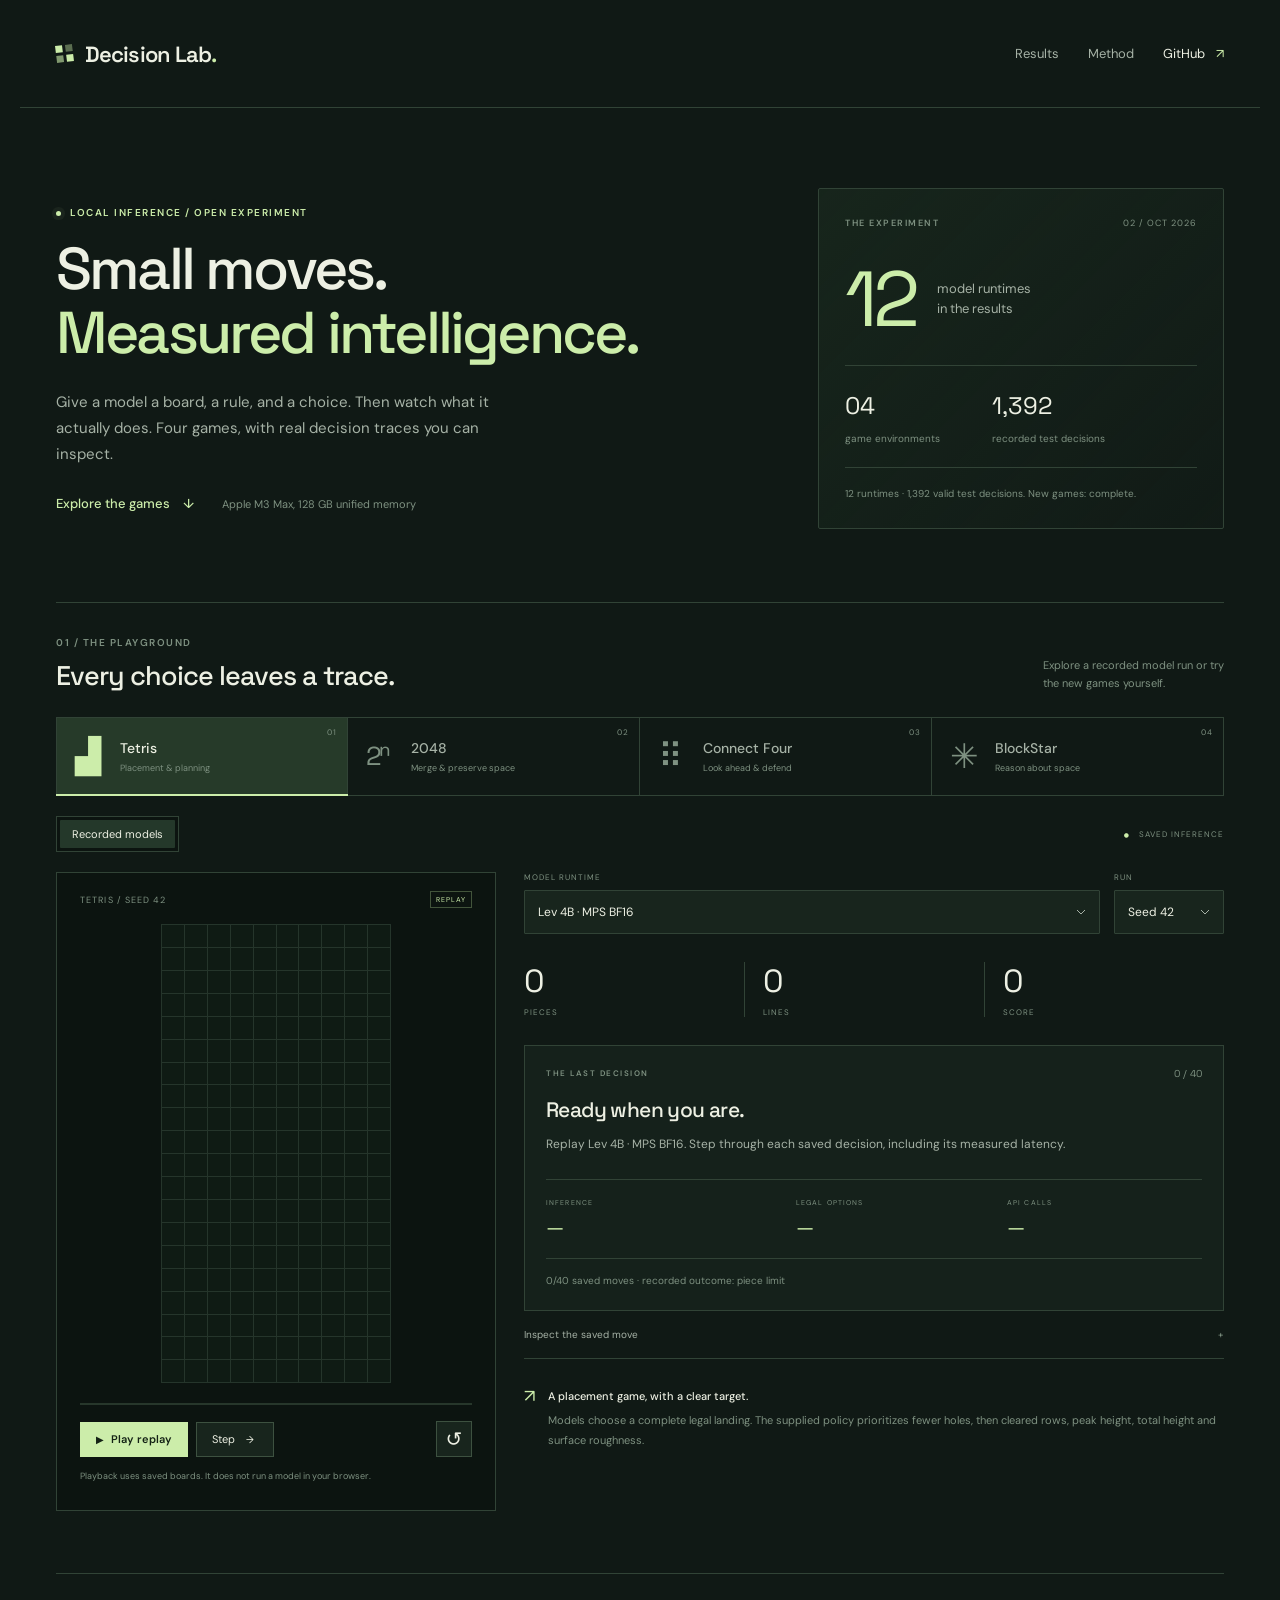
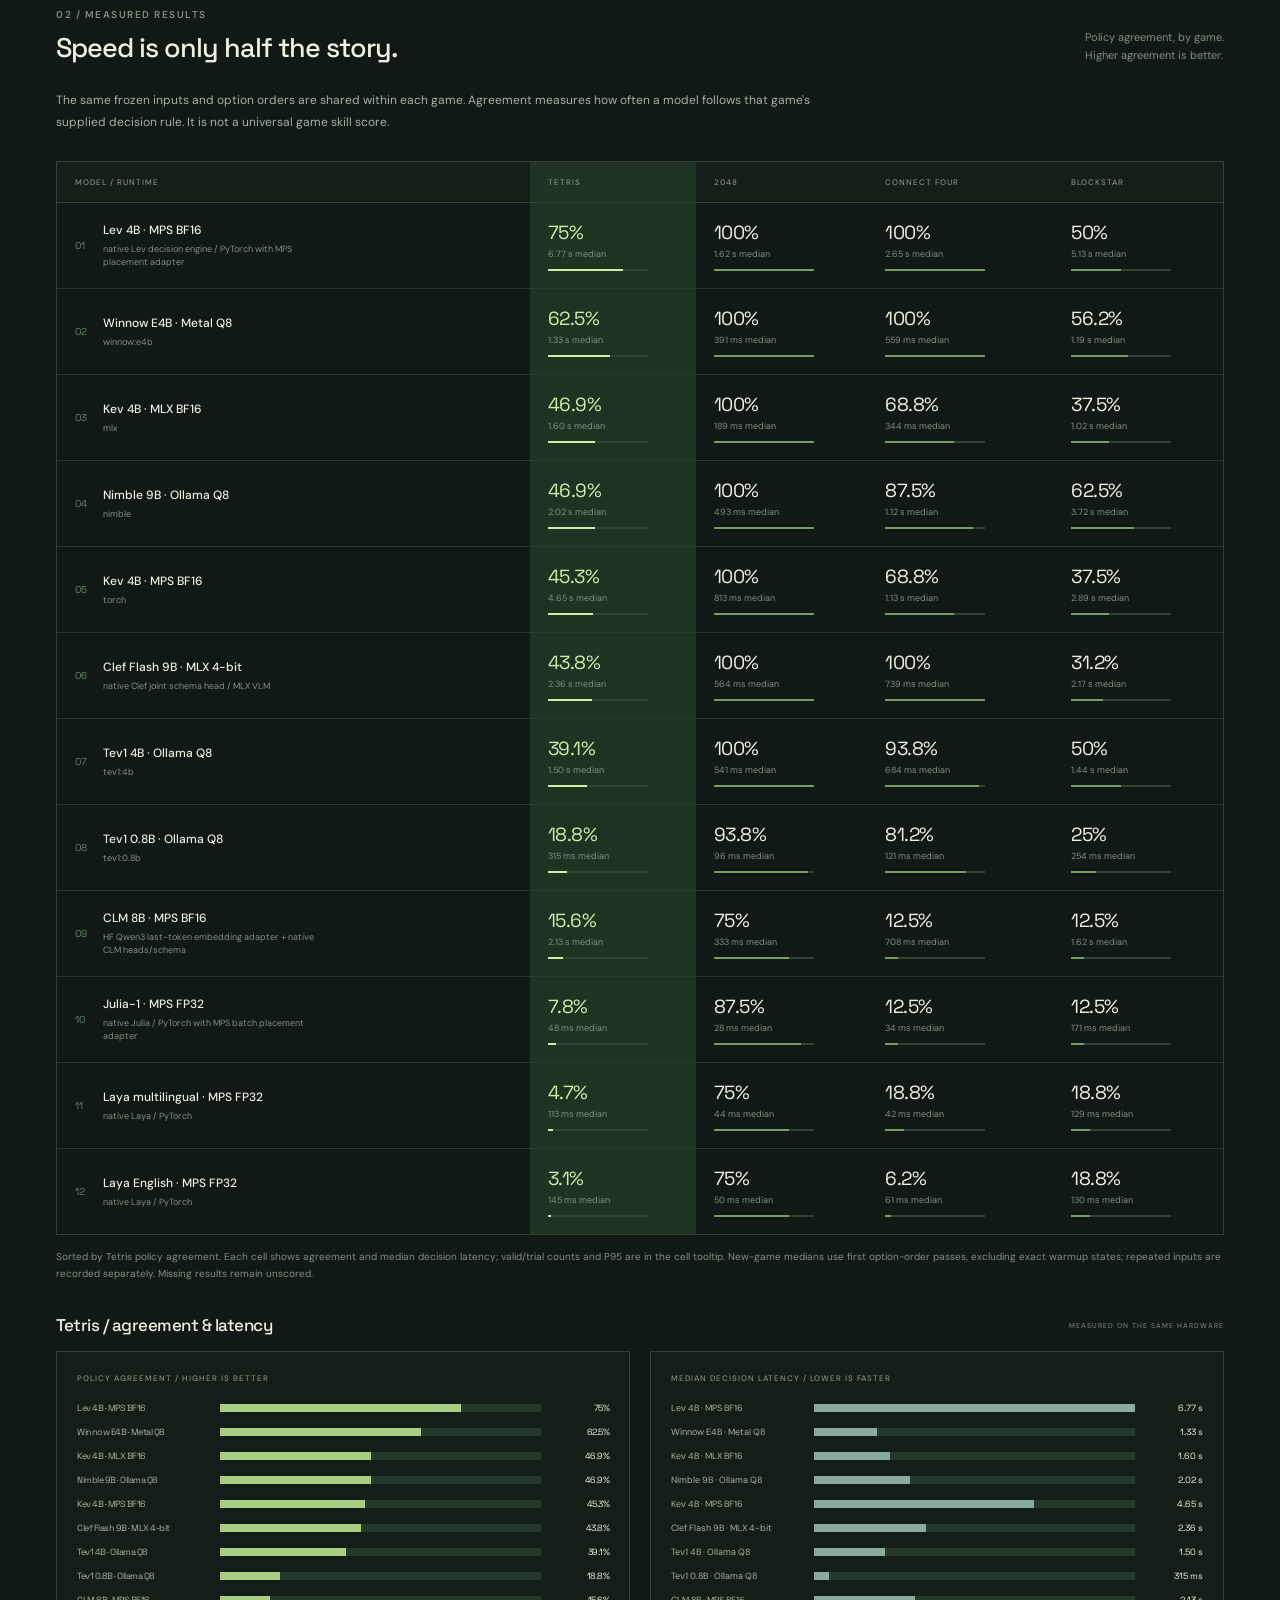
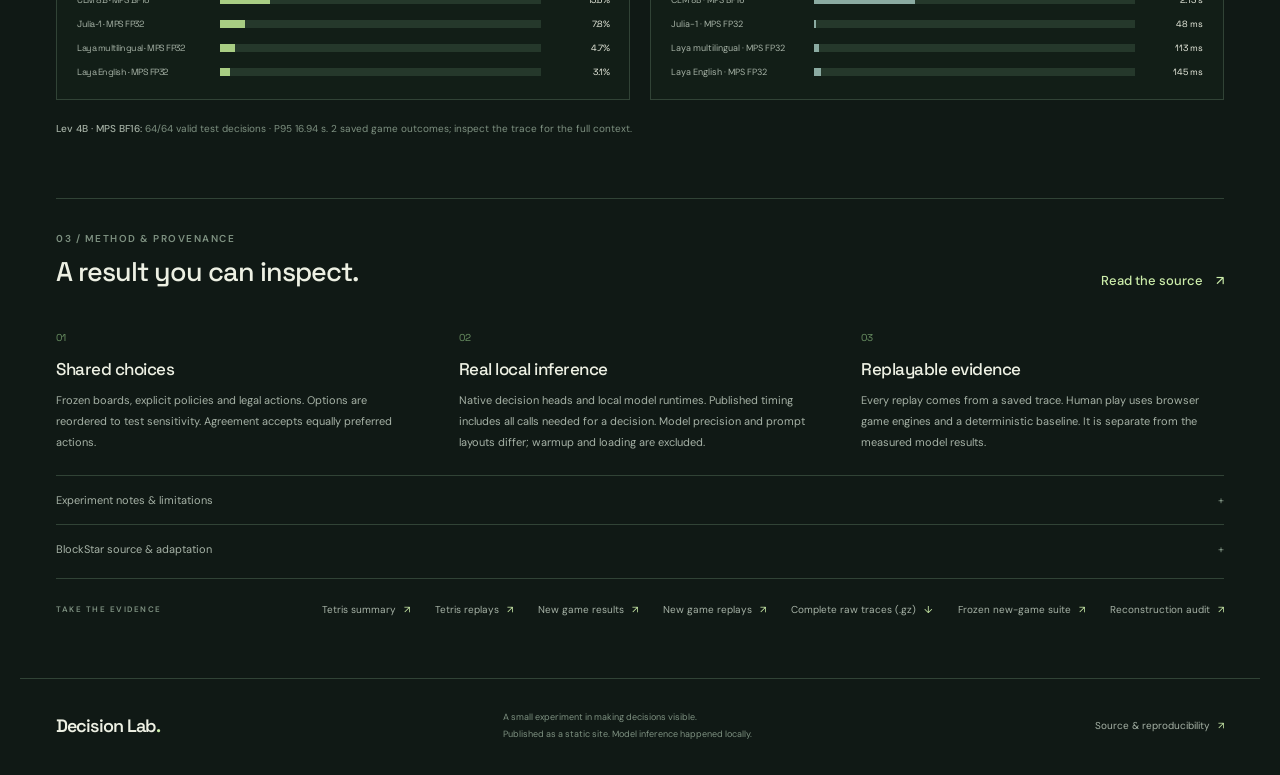
<file: docs/index.html>
<!doctype html>
<html lang="en">
<head>
  <meta charset="utf-8">
  <meta name="viewport" content="width=device-width, initial-scale=1">
  <meta name="description" content="Decision Lab: real local model benchmarks across Tetris, 2048, Connect Four and BlockStar. Explore recorded decisions, compare measured inference, and play two browser games.">
  <meta name="theme-color" content="#111a16">
  <title>Decision Lab — small moves, measured intelligence</title>
  <link rel="stylesheet" href="assets/style.css">
  <script type="module" src="assets/app.mjs"></script>
</head>
<body>
  <a class="skip-link" href="#lab">Skip to the experiment</a>
  <header class="site-header shell">
    <a href="./" class="brand" aria-label="Decision Lab home"><span class="brand-mark" aria-hidden="true"><i></i><i></i><i></i><i></i></span>Decision Lab<span class="brand-dot">.</span></a>
    <nav aria-label="Main navigation"><a href="#results">Results</a><a href="#method">Method</a><a class="github-link" href="https://github.com/rayking99/decmods">GitHub <span aria-hidden="true">↗</span></a></nav>
  </header>
  <main class="shell">
    <section class="hero" aria-labelledby="hero-title">
      <div class="hero-copy"><p class="eyebrow"><span class="live-dot" aria-hidden="true"></span> LOCAL INFERENCE / OPEN EXPERIMENT</p><h1 id="hero-title">Small moves.<br><em>Measured intelligence.</em></h1><p class="hero-deck">Give a model a board, a rule, and a choice. Then watch what it actually does. Four games, with real decision traces you can inspect.</p><div class="hero-links"><a class="text-link" href="#lab">Explore the games <span aria-hidden="true">↓</span></a><span class="hero-hardware" id="hardware">Apple M3 Max · 128 GB</span></div></div>
      <div class="hero-aside" aria-label="Experiment overview"><div class="overview-top"><span class="eyebrow">THE EXPERIMENT</span><span class="edition">02 / OCT 2026</span></div><div class="overview-number"><span id="model-count">—</span><span>model runtimes<br>in the results</span></div><div class="overview-rule"></div><div class="overview-bottom"><div><b>04</b><span>game environments</span></div><div><b id="decision-count">—</b><span>recorded test decisions</span></div></div><p id="data-status" class="data-status" role="status">Loading the published evidence…</p></div>
    </section>

    <section id="lab" class="lab-section" aria-labelledby="lab-title">
      <div class="section-heading"><div><p class="eyebrow">01 / THE PLAYGROUND</p><h2 id="lab-title">Every choice leaves a trace.</h2></div><p>Explore a recorded model run or try<br class="desktop-break"> the new games yourself.</p></div>
      <div class="game-tabs" role="tablist" aria-label="Game environment">
        <button class="game-tab active" id="tab-tetris" role="tab" aria-selected="true" aria-controls="game-panel" data-game="tetris"><span class="tab-icon tetromino" aria-hidden="true">▟</span><span>Tetris<small>Placement & planning</small></span><span class="tab-index">01</span></button>
        <button class="game-tab" id="tab-2048" role="tab" aria-selected="false" aria-controls="game-panel" tabindex="-1" data-game="2048"><span class="tab-icon tile-icon" aria-hidden="true">2ⁿ</span><span>2048<small>Merge & preserve space</small></span><span class="tab-index">02</span></button>
        <button class="game-tab" id="tab-connect4" role="tab" aria-selected="false" aria-controls="game-panel" tabindex="-1" data-game="connect4"><span class="tab-icon" aria-hidden="true">⠿</span><span>Connect Four<small>Look ahead & defend</small></span><span class="tab-index">03</span></button>
        <button class="game-tab" id="tab-blockstar" role="tab" aria-selected="false" aria-controls="game-panel" tabindex="-1" data-game="blockstar"><span class="tab-icon" aria-hidden="true">✳</span><span>BlockStar<small>Reason about space</small></span><span class="tab-index">04</span></button>
      </div>
      <div id="game-panel" role="tabpanel" aria-labelledby="tab-tetris">
        <div class="workspace-toolbar"><div class="mode-switch" aria-label="Playback mode"><button id="mode-replay" class="selected" aria-pressed="true">Recorded models</button><button id="mode-human" aria-pressed="false" hidden>Play yourself</button></div><span class="workspace-tag" id="workspace-tag"><span aria-hidden="true">●</span> SAVED INFERENCE</span></div>
        <div class="playground-grid">
          <div class="board-card">
            <div class="board-card-header"><span id="board-title">TETRIS / SEED 42</span><span class="board-chip" id="board-mode">REPLAY</span></div>
            <div class="board-stage" id="board-stage"><div class="game-board tetris-board" id="board" tabindex="0" role="img" aria-label="Tetris board. Waiting for saved data."></div></div>
            <div class="c4-columns" id="c4-columns" aria-label="Choose a column" hidden></div>
            <div class="direction-pad" id="direction-pad" hidden aria-label="Move tiles"><button data-direction="up" aria-label="Move up">↑</button><div><button data-direction="left" aria-label="Move left">←</button><button data-direction="down" aria-label="Move down">↓</button><button data-direction="right" aria-label="Move right">→</button></div></div>
            <div class="board-progress" id="board-progress"><span id="progress-fill"></span></div>
            <div class="replay-controls" id="replay-controls"><button class="button primary" id="play-button"><span aria-hidden="true">▶</span> Play replay</button><button class="button" id="step-button">Step <span aria-hidden="true">→</span></button><button class="icon-button" id="restart-button" aria-label="Restart replay">↺</button></div>
            <div class="human-controls" id="human-controls" hidden><button class="button primary" id="new-game">Restart game <span aria-hidden="true">↺</span></button><label>Seed <input id="human-seed" type="number" inputmode="numeric" min="0" max="4294967295" value="42"></label></div>
            <p class="board-instructions" id="board-instructions">Playback uses saved boards. It does not run a model in your browser.</p>
          </div>
          <div class="decision-pane">
            <div class="replay-selectors" id="replay-selectors"><label><span id="model-selector-label">MODEL RUNTIME</span><select id="model-select" aria-label="Replay model"><option>Loading recorded models…</option></select></label><label>RUN<select id="run-select" aria-label="Replay run"><option>—</option></select></label></div>
            <div class="human-description" id="human-description" hidden><p class="eyebrow">YOUR TURN</p><h3 id="human-heading">Play 2048</h3><p id="human-explanation"></p></div>
            <div class="game-stats" id="game-stats"><div><span id="stat-one-value">0</span><small id="stat-one-label">PIECES</small></div><div><span id="stat-two-value">0</span><small id="stat-two-label">LINES</small></div><div><span id="stat-three-value">0</span><small id="stat-three-label">SCORE</small></div></div>
            <div class="decision-card"><div class="decision-card-top"><p class="eyebrow" id="decision-eyebrow">THE LAST DECISION</p><span class="move-counter" id="move-counter">0 / 0</span></div><h3 id="decision-title">The board is ready.</h3><p id="decision-detail">Select a recorded model to see its actual decisions.</p><div class="inference-metrics" id="inference-metrics"><div><small>INFERENCE</small><b id="inference-time">—</b></div><div><small>LEGAL OPTIONS</small><b id="candidate-count">—</b></div><div><small>API CALLS</small><b id="call-count">—</b></div></div><p class="game-status" id="game-status" role="status"></p></div>
            <details class="move-details" id="move-details"><summary>Inspect the saved move <span aria-hidden="true">+</span></summary><pre id="move-json">No move selected.</pre></details>
            <div class="game-context"><span class="context-icon" aria-hidden="true">↗</span><div><b id="context-title">A placement game, with a clear target.</b><p id="context-copy">Models choose a complete legal landing. The supplied policy prioritizes fewer holes, then cleared rows, peak height, total height and surface roughness.</p></div></div>
          </div>
        </div>
      </div>
    </section>

    <section id="results" class="results-section" aria-labelledby="results-title"><div class="section-heading"><div><p class="eyebrow">02 / MEASURED RESULTS</p><h2 id="results-title">Speed is only half the story.</h2></div><span class="section-note">Policy agreement, by game.<br>Higher agreement is better.</span></div><p class="section-intro">The same frozen inputs and option orders are shared within each game. Agreement measures how often a model follows that game's supplied decision rule. It is not a universal game skill score.</p><div class="table-scroll"><table class="leaderboard"><caption class="sr-only">Measured model policy agreement and median latency across four games</caption><thead><tr><th scope="col">MODEL / RUNTIME</th><th scope="col" data-column="tetris">TETRIS</th><th scope="col" data-column="2048">2048</th><th scope="col" data-column="connect4">CONNECT FOUR</th><th scope="col" data-column="blockstar">BLOCKSTAR</th></tr></thead><tbody id="leaderboard-body"><tr><td colspan="5" class="table-empty">Loading measured results…</td></tr></tbody></table></div><p class="table-note" id="table-note">Each cell shows agreement and median decision latency. Missing results remain unscored.</p><div class="chart-heading"><h3 id="chart-title">Tetris / agreement & latency</h3><span>MEASURED ON THE SAME HARDWARE</span></div><div class="benchmark-chart" id="benchmark-chart" aria-label="Model agreement and latency comparison"></div><div class="outcome-note" id="outcome-note"></div><div id="blockstar-original" class="original-comparison" hidden><div class="chart-heading"><h3>BlockStar / the full original puzzle</h3><span>20 × 18 BOARD / 16 PIECES</span></div><p class="section-intro">The original-board decisions are reported separately because 183 legal slides require many inference calls. The compact replay fixture and its one-step agreement do not establish full-puzzle solving performance.</p><div class="table-scroll"><table class="leaderboard original-table"><caption class="sr-only">Model inference on the full original BlockStar frozen board</caption><thead><tr><th scope="col">MODEL / RUNTIME</th><th scope="col">ORIGINAL BOARD AGREEMENT</th><th scope="col">DECISION MEDIAN</th><th scope="col">VALID TRIALS</th></tr></thead><tbody id="blockstar-original-body"></tbody></table></div><div id="original-solver-note" class="solver-note"></div></div></section>

    <section id="blockstar-updated" class="updated-comparison" aria-labelledby="updated-title" hidden>
      <div class="section-heading"><div><p class="eyebrow">BLOCKSTAR / UPDATED OFFICIAL SCENARIOS</p><h2 id="updated-title">A bigger board. A different source pin.</h2></div><span id="updated-status" class="section-note">Evidence pending</span></div>
      <p class="section-intro">These supplemental probes use the updated official source, separately from the earlier eight-case benchmark. Each scenario has one fixed initial board, presented in two option orders. Agreement measures the declared one-step rule; it does not establish a full-puzzle solve rate.</p>
      <div class="scenario-cards"><article><p class="eyebrow">UPDATED DEFAULT</p><h3>20 × 18 / 16 pieces</h3><p>The official default layout, with 183 legal opening slides.</p></article><article><p class="eyebrow">LARGE YARD</p><h3>28 × 30 / 24 pieces</h3><p>393 legal opening slides and 48 permanent terrain cells, shown as dark hatched squares.</p></article></div>
      <div class="table-scroll"><table class="leaderboard updated-table"><caption class="sr-only">Supplemental measured model decisions on updated official BlockStar scenarios</caption><thead><tr><th scope="col">MODEL / RUNTIME</th><th scope="col">UPDATED DEFAULT</th><th scope="col">LARGE YARD</th></tr></thead><tbody id="updated-model-body"><tr><td class="table-empty" colspan="3">Updated scenario inference has not been published yet.</td></tr></tbody></table></div>
      <p class="table-note">Each cell shows agreement, first-order full-decision timing, and separately timed repeated-order input. There is only one timing sample per scenario and option order. The complete legal action set reaches native models through tournaments.</p>
      <details class="method-details"><summary>Updated source, method & reference certificates <span aria-hidden="true">+</span></summary><div><p id="updated-method">Supplemental evidence is awaiting publication.</p><p id="updated-source-copy"></p><p id="updated-reference-copy"></p><p><a href="data/blockstar-update-summary.json">Updated scenario measurements</a> · <a href="data/blockstar-update-source.json">Updated source record</a> · <a href="data/blockstar-update-suite.json">Frozen suite</a> · <a href="data/blockstar-update-verification.json">Replay audit</a> · <a href="data/blockstar-update-results.json.gz">Complete raw traces (gzip)</a></p><pre id="updated-source-detail">No updated source record published yet.</pre></div></details>
    </section>

    <section id="method" class="method-section" aria-labelledby="method-title"><div class="section-heading"><div><p class="eyebrow">03 / METHOD & PROVENANCE</p><h2 id="method-title">A result you can inspect.</h2></div><a href="https://github.com/rayking99/decmods" class="text-link">Read the source <span aria-hidden="true">↗</span></a></div><div class="method-grid"><article><span class="method-number">01</span><h3>Shared choices</h3><p id="method-inputs">Frozen boards, explicit policies and legal actions. Options are reordered to test sensitivity. Agreement accepts equally preferred actions.</p></article><article><span class="method-number">02</span><h3>Real local inference</h3><p>Native decision heads and local model runtimes. Published timing includes all calls needed for a decision. Model precision and prompt layouts differ; warmup and loading are excluded.</p></article><article><span class="method-number">03</span><h3>Replayable evidence</h3><p>Every replay comes from a saved trace. Human play uses browser game engines and a deterministic baseline. It is separate from the measured model results.</p></article></div><details class="method-details"><summary>Experiment notes & limitations <span aria-hidden="true">+</span></summary><div><p id="method-text">Loading the captured experiment method…</p><p>Latency and policy agreement address different questions. A one-step rule can disagree with stronger long-term play. Small seeded game runs are illustrations, not a statistically reliable tournament. Browser playback cadence is unrelated to measured inference latency.</p><p>Clef Flash 9B · MLX 4-bit uses its native joint decision head. Its encoder sorts choice IDs internally. Request order can still change tournament groups and break exact maximum-probability ties: the native answer builder chooses the first tied action in the request. These game benchmarks use text descriptions; image and video performance is outside this experiment.</p><p id="cache-note">Cache behavior and runtime adapters are recorded with the data. Consult the raw artifacts before comparing models or repeating the experiment.</p></div></details><details class="method-details" id="blockstar-provenance"><summary>BlockStar source & adaptation <span aria-hidden="true">+</span></summary><div><p id="blockstar-source-copy">BlockStar is an open puzzle project by rayking99. This experiment adapts its game rules for explicit legal-action model decisions; the adaptation is documented in the captured source record.</p><p><a href="https://github.com/rayking99/BlockStar">Original BlockStar repository ↗</a> · <a href="data/blockstar-source.json">Source snapshot & adaptation notes</a></p><pre id="blockstar-source-detail">Source provenance is loading.</pre></div></details><div class="downloads"><span class="eyebrow">TAKE THE EVIDENCE</span><a href="data/tetris-summary.json">Tetris summary <span aria-hidden="true">↗</span></a><a href="data/tetris-replays.json">Tetris replays <span aria-hidden="true">↗</span></a><a href="data/arcade-summary.json">New game results <span aria-hidden="true">↗</span></a><a href="data/arcade-replays.json">New game replays <span aria-hidden="true">↗</span></a><a href="data/arcade-results.json.gz" download>Complete raw traces (.gz) <span aria-hidden="true">↓</span></a><a href="data/suite.json">Frozen new-game suite <span aria-hidden="true">↗</span></a><a href="data/verification.json">Reconstruction audit <span aria-hidden="true">↗</span></a></div></section>
  </main>
  <footer class="site-footer shell"><a href="./" class="brand">Decision Lab<span class="brand-dot">.</span></a><p>A small experiment in making decisions visible.<br>Published as a static site. Model inference happened locally.</p><a href="https://github.com/rayking99/decmods">Source & reproducibility <span aria-hidden="true">↗</span></a></footer>
</body>
</html>
</file>
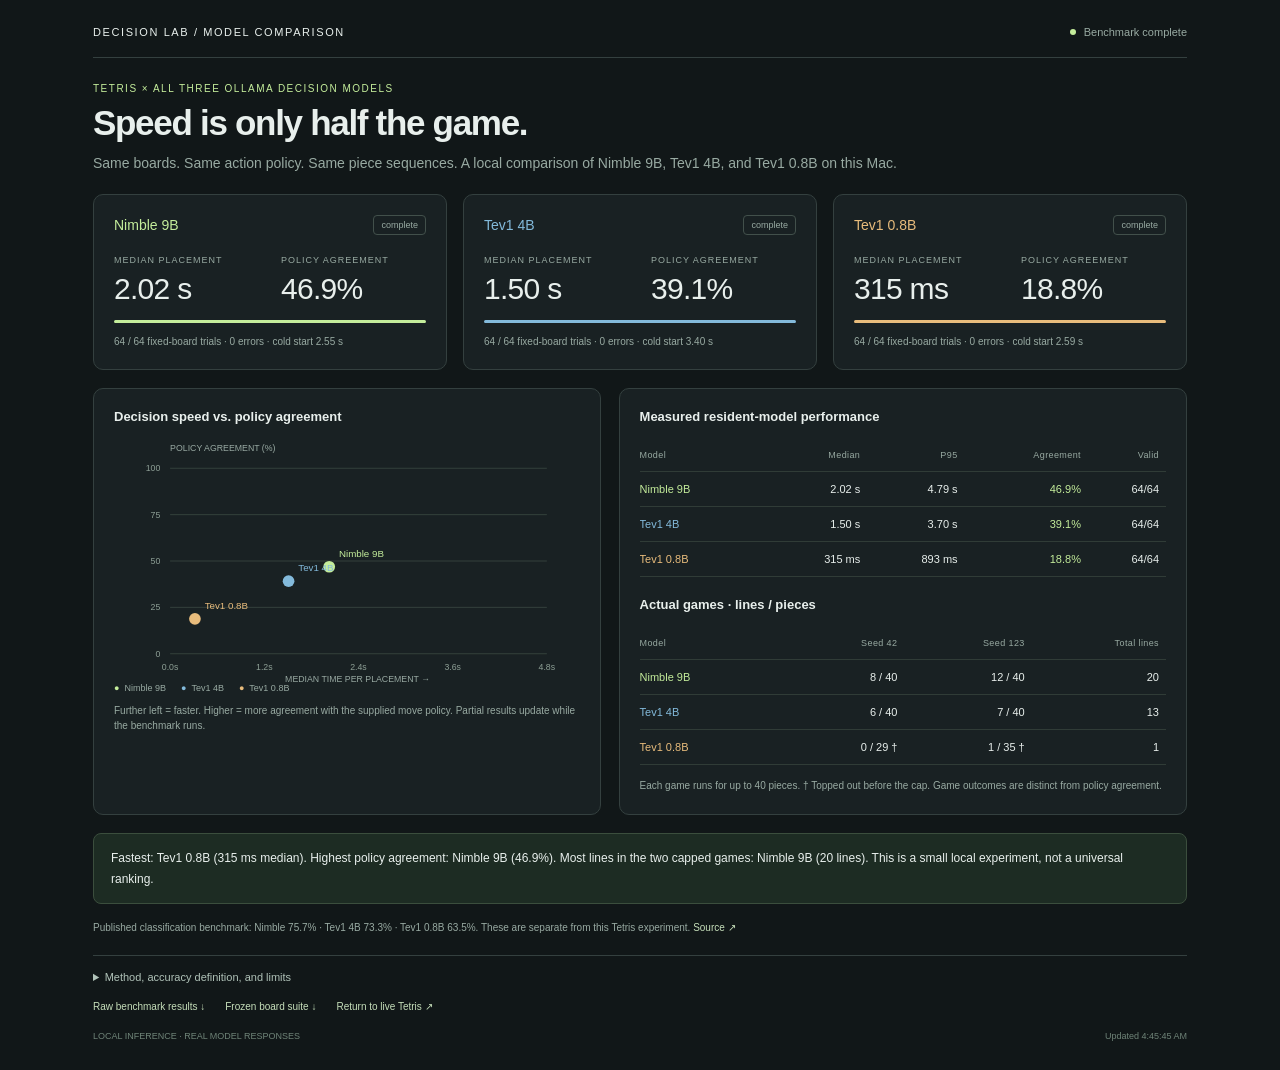
<file: tetris/benchmarks/index.html>
<!doctype html><html lang="en"><head><meta charset="utf-8"><meta name="viewport" content="width=device-width,initial-scale=1"><title>Tetris model comparison</title>
<style>
:root{color-scheme:dark;--bg:#111718;--panel:#192123;--line:#34403f;--text:#e8efec;--muted:#98aaa2;--green:#c4ed9b}*{box-sizing:border-box}body{margin:0;background:var(--bg);color:var(--text);font:14px -apple-system,BlinkMacSystemFont,"Segoe UI",sans-serif}main{max-width:1170px;padding:26px 38px;margin:auto}header{display:flex;justify-content:space-between;align-items:center;border-bottom:1px solid var(--line);padding-bottom:19px;font-size:11px;letter-spacing:1.6px}.status{letter-spacing:0;color:var(--muted);display:flex;gap:8px;align-items:center}.dot{width:6px;height:6px;background:var(--green);border-radius:50%}.running .dot{animation:pulse 1.2s infinite}@keyframes pulse{50%{opacity:.25}}.eyebrow{font-size:10px;letter-spacing:1.5px;color:var(--green);margin-top:25px}h1{font-size:35px;letter-spacing:-1.3px;font-weight:550;margin:9px 0}.subtitle{color:var(--muted);line-height:1.6;max-width:830px;margin:0 0 20px}.cards{display:grid;grid-template-columns:repeat(3,1fr);gap:16px}.card{background:var(--panel);border:1px solid var(--line);border-radius:10px;padding:20px}.card-header{display:flex;justify-content:space-between;align-items:center;font-size:14px}.tag{font-size:9px;padding:4px 7px;border:1px solid #42504b;border-radius:4px;color:var(--muted)}.metrics{display:flex;gap:22px;margin:20px 0 14px}.metrics>div{flex:1}label{display:block;font-size:9px;letter-spacing:1px;color:var(--muted)}strong.metric{display:block;font-size:30px;font-weight:450;letter-spacing:-.7px;margin-top:7px}.progress{height:3px;background:#34413b;border-radius:6px;overflow:hidden}.progress>div{height:100%;background:var(--green)}.card small{display:block;font-size:10px;color:var(--muted);margin-top:11px;line-height:1.5}.content{display:grid;grid-template-columns:1fr 1.12fr;gap:18px;margin-top:18px}.panel{background:var(--panel);border:1px solid var(--line);border-radius:10px;padding:20px}h2{font-size:13px;font-weight:550;margin:0 0 15px}.plot{width:100%;height:244px;display:block}.axis-note{font-size:10px;color:var(--muted);line-height:1.5;margin:10px 0 0}.table-wrap{overflow:auto}table{border-collapse:collapse;width:100%;font-size:11px}th{text-align:left;font-size:9px;letter-spacing:.4px;color:var(--muted);font-weight:500;white-space:nowrap}td,th{padding:11px 7px 11px 0;border-bottom:1px solid #303c37}td{font-variant-numeric:tabular-nums}td:not(:first-child),th:not(:first-child){text-align:right}td.good{color:var(--green)}.games{margin-top:20px}.note{font-size:10px;line-height:1.7;color:var(--muted);margin:12px 0 0}#verdict{border:1px solid #3b4e3d;background:#1d2c23;border-radius:8px;font-size:12px;line-height:1.7;margin-top:18px;padding:14px 17px}details{margin-top:18px;border-top:1px solid var(--line);padding-top:15px}summary{font-size:11px;color:#b0c2b8;cursor:pointer}details p{font-size:11px;color:var(--muted);line-height:1.8}.links{display:flex;gap:20px;font-size:10px;margin-top:18px}a{color:#c6dfba;text-decoration:none}a:hover{text-decoration:underline}footer{display:flex;justify-content:space-between;color:#6f8478;font-size:9px;line-height:1.5;margin-top:18px}.error{color:#f0b090}.publisher{margin-top:15px;font-size:10px;color:var(--muted);line-height:1.8}.legend{display:flex;gap:15px;font-size:9px;color:var(--muted)}.legend span::before{content:'●';margin-right:5px;color:var(--color)}@media(max-width:850px){main{padding:20px}.cards{grid-template-columns:1fr}.content{grid-template-columns:1fr}.metrics{margin-top:13px}.card{padding:16px}h1{font-size:30px}}
</style></head><body><main>
<header><span>DECISION LAB / MODEL COMPARISON</span><span class="status"><i class="dot"></i><span id="status">Preparing benchmark</span></span></header>
<div class="eyebrow">TETRIS × ALL THREE OLLAMA DECISION MODELS</div><h1>Speed is only half the game.</h1>
<p class="subtitle">Same boards. Same action policy. Same piece sequences. A local comparison of Nimble 9B, Tev1 4B, and Tev1 0.8B on this Mac.</p>
<div class="cards" id="cards"></div>
<div class="content"><section class="panel"><h2>Decision speed vs. policy agreement</h2><svg class="plot" id="plot" viewBox="0 0 450 250" role="img" aria-label="Model latency versus Tetris policy agreement"></svg><div class="legend"><span style="--color:#c4ed9b">Nimble 9B</span><span style="--color:#83badb">Tev1 4B</span><span style="--color:#e8bc7c">Tev1 0.8B</span></div><p class="axis-note">Further left = faster. Higher = more agreement with the supplied move policy. Partial results update while the benchmark runs.</p></section>
<section class="panel"><h2>Measured resident-model performance</h2><div class="table-wrap"><table><thead><tr><th>Model</th><th>Median</th><th>P95</th><th>Agreement</th><th>Valid</th></tr></thead><tbody id="comparison"></tbody></table></div>
<div class="games"><h2>Actual games · lines / pieces</h2><table><thead><tr><th>Model</th><th>Seed 42</th><th>Seed 123</th><th>Total lines</th></tr></thead><tbody id="games"></tbody></table></div><p class="note">Each game runs for up to 40 pieces. † Topped out before the cap. Game outcomes are distinct from policy agreement.</p></section></div>
<div id="verdict">Running serialized inference. The final comparison will appear when every model completes.</div>
<div class="publisher">Published classification benchmark: Nimble 75.7% · Tev1 4B 73.3% · Tev1 0.8B 63.5%. These are separate from this Tetris experiment. <a href="https://ollama.com/library/tev1:4b">Source ↗</a></div>
<details><summary>Method, accuracy definition, and limits</summary><p id="method">32 frozen boards × 2 option-order permutations = 64 trials per model, plus two seeded games. The deck contains 12 observed gameplay positions, 12 reference-policy positions, and 8 controlled challenges.</p><p>Accuracy here means agreement with this explicitly supplied one-step rule: minimize holes; then maximize lines cleared; then minimize peak height, total height, and roughness. Every tied best move counts. This is a proxy for following a Tetris policy, not proof of optimal long-term play. Non-dominated moves are also recorded in the raw results.</p><p>All three models receive the same compact description and priority rule. One opening position is tested separately using the original verbose demo format; this is a compatibility probe, not a full game validation of that format. Models run one at a time, after warmup. Cold start is excluded from the resident-model table; prompt-cache effects can still affect latency. The entire placement includes all tournament calls when there are more than 26 legal moves.</p><p>Hardware: Apple M3 Max, 128 GB. Ollama 0.35.0. The benchmark stores model digests, frozen inputs, all raw requests and responses, trial errors, and complete game traces.</p><p id="compatibility"></p></details>
<div class="links"><a href="results.json" download>Raw benchmark results ↓</a><a href="suite.json" download>Frozen board suite ↓</a><a href="http://127.0.0.1:8765/">Return to live Tetris ↗</a></div><footer><span>LOCAL INFERENCE · REAL MODEL RESPONSES</span><span id="updated"></span></footer>
</main><script>
const names={'nimble':'Nimble 9B','tev1:4b':'Tev1 4B','tev1:0.8b':'Tev1 0.8B'},colors={'nimble':'#c4ed9b','tev1:4b':'#83badb','tev1:0.8b':'#e8bc7c'};
const ms=v=>v==null?'—':v>=1000?(v/1000).toFixed(2)+' s':Math.round(v)+' ms';const pct=v=>v==null?'—':v.toFixed(1)+'%';const $=id=>document.getElementById(id);
function draw(r){const models=r.scope.map(name=>r.models.find(m=>m.name===name)||{name,status:'waiting',summary:{}});const finished=r.status==='complete';
$('status').textContent=finished?'Benchmark complete':r.active||'Preparing benchmark';document.body.classList.toggle('running',!finished);$('updated').textContent='Updated '+new Date(r.updated).toLocaleTimeString();
$('cards').innerHTML=models.map(m=>{const s=m.summary,n=s.trials||0;return `<article class="card"><div class="card-header"><span style="color:${colors[m.name]}">${names[m.name]}</span><span class="tag">${m.status}</span></div><div class="metrics"><div><label>MEDIAN PLACEMENT</label><strong class="metric">${ms(s.median_placement_ms)}</strong></div><div><label>POLICY AGREEMENT</label><strong class="metric">${pct(s.agreement_pct)}</strong></div></div><div class="progress"><div style="width:${100*n/(r.suite_cases*r.orders)}%;background:${colors[m.name]}"></div></div><small>${n} / ${r.suite_cases*r.orders} fixed-board trials · ${s.errors||0} errors${m.cold_start_ms?' · cold start '+ms(m.cold_start_ms):''}</small></article>`;}).join('');
$('comparison').innerHTML=models.map(m=>{const s=m.summary;return `<tr><td style="color:${colors[m.name]}">${names[m.name]}</td><td>${ms(s.median_placement_ms)}</td><td>${ms(s.p95_placement_ms)}</td><td class="good">${pct(s.agreement_pct)}</td><td>${s.trials?(s.valid+'/'+s.trials):'—'}</td></tr>`;}).join('');
$('games').innerHTML=models.map(m=>{const s=m.summary;return `<tr><td style="color:${colors[m.name]}">${names[m.name]}</td>${r.game_seeds.map(seed=>{const g=(s.games||[]).find(g=>g.seed===seed);return `<td>${g?g.lines+' / '+g.pieces+(g.status==='game_over'?' †':''):'—'}</td>`;}).join('')}<td>${s.games?.length?s.total_lines:'—'}</td></tr>`;}).join('');
let p='<text x="44" y="12" fill="#99aaa3" font-size="9">POLICY AGREEMENT (%)</text>';const maxMs=Math.max(1000,...models.map(m=>m.summary.p95_placement_ms||0));for(let v=0;v<=100;v+=25){const y=220-v*1.9;p+=`<line x1="44" y1="${y}" x2="430" y2="${y}" stroke="#34413c"/><text x="34" y="${y+3}" fill="#8d9f95" font-size="9" text-anchor="end">${v}</text>`;}for(let i=0;i<=4;i++){const x=44+i*96.5;p+=`<text x="${x}" y="237" fill="#8d9f95" font-size="9" text-anchor="middle">${(maxMs*i/4/1000).toFixed(1)}s</text>`;}p+='<text x="236" y="249" fill="#99aaa3" font-size="9" text-anchor="middle">MEDIAN TIME PER PLACEMENT →</text>';models.forEach(m=>{const s=m.summary;if(s.median_placement_ms==null)return;const x=44+s.median_placement_ms/maxMs*386,y=220-s.agreement_pct*1.9;p+=`<circle cx="${x}" cy="${y}" r="6" fill="${colors[m.name]}"/><text x="${Math.min(350,x+10)}" y="${y-10}" fill="${colors[m.name]}" font-size="10">${names[m.name]}</text>`;});$('plot').innerHTML=p;
$('compatibility').textContent=models.filter(m=>m.original_format_probe).map(m=>`${names[m.name]} original verbose input: ${m.original_format_probe.compatible?'accepted':'rejected: '+m.original_format_probe.error}`).join(' · ');
if(finished){const fastest=[...models].sort((a,b)=>a.summary.median_placement_ms-b.summary.median_placement_ms)[0],accurate=[...models].sort((a,b)=>b.summary.agreement_pct-a.summary.agreement_pct)[0],bestGame=[...models].sort((a,b)=>b.summary.total_lines-a.summary.total_lines)[0];$('verdict').textContent=`Fastest: ${names[fastest.name]} (${ms(fastest.summary.median_placement_ms)} median). Highest policy agreement: ${names[accurate.name]} (${pct(accurate.summary.agreement_pct)}). Most lines in the two capped games: ${names[bestGame.name]} (${bestGame.summary.total_lines} lines). This is a small local experiment, not a universal ranking.`;}}
async function poll(){try{const response=await fetch('summary.json',{cache:'no-store'});if(!response.ok)throw Error('Waiting for benchmark results');draw(await response.json());}catch(e){$('status').textContent=e.message;}finally{setTimeout(poll,2000);}}poll();
</script></body></html>
</file>
<file: docs/assets/style.css>
@import url('https://fonts.googleapis.com/css2?family=DM+Sans:wght@400;500;600;700&family=Space+Grotesk:wght@400;500;600;700&display=swap');

:root{color-scheme:dark;--bg:#101915;--panel:#15211b;--panel-dark:#0c1410;--paper:#edf0e3;--muted:#a6b2a6;--dim:#7e9181;--line:#314336;--green:#ccedaa;--amber:#e6c18b;--font:'DM Sans',system-ui,-apple-system,sans-serif;--display:'Space Grotesk',system-ui,sans-serif;font-family:var(--font);background:var(--bg);color:var(--paper);font-synthesis:none}
*{box-sizing:border-box}html{scroll-behavior:smooth;scroll-padding-top:24px}body{margin:0}button,input,select{font:inherit}button,a,input,select,summary{-webkit-tap-highlight-color:transparent}button{cursor:pointer}a{color:inherit;text-decoration:none}a:hover{text-decoration:underline;text-underline-offset:4px}button:focus-visible,a:focus-visible,input:focus-visible,select:focus-visible,summary:focus-visible,[tabindex]:focus-visible{outline:2px solid var(--green);outline-offset:4px}button:disabled{cursor:default;opacity:.38}button:disabled:hover{transform:none;background:inherit}[hidden]{display:none!important}.shell{max-width:1240px;padding:0 36px;margin:0 auto}.sr-only{position:absolute;width:1px;height:1px;overflow:hidden;clip:rect(0,0,0,0);white-space:nowrap}.skip-link{position:fixed;top:8px;left:16px;padding:12px 16px;z-index:10;background:var(--green);color:var(--bg);transform:translateY(-160%)}.skip-link:focus{transform:translateY(0)}
.site-header{height:108px;display:flex;align-items:center;justify-content:space-between;border-bottom:1px solid var(--line)}.brand{display:flex;align-items:center;font:600 22px var(--display);letter-spacing:-.9px}.brand-dot{color:var(--green)}.brand-mark{display:grid;grid-template-columns:repeat(2,7px);gap:3px;margin-right:12px;transform:rotate(-7deg)}.brand-mark i{height:7px;background:var(--green)}.brand-mark i:nth-child(2){opacity:.4}.brand-mark i:nth-child(3){opacity:.6}.site-header nav{display:flex;gap:29px;align-items:center;font-size:13px;color:var(--muted)}.github-link{color:var(--paper)}.github-link span{padding-left:8px;color:var(--green)}
.hero{display:grid;grid-template-columns:1.7fr 1fr;gap:72px;align-items:center;padding:80px 0 73px}.eyebrow{font-size:10px;font-weight:600;letter-spacing:1.5px;line-height:1.6;color:var(--dim);margin:0 0 16px}.hero .eyebrow{color:var(--green);display:flex;gap:9px;align-items:center}.live-dot{width:5px;height:5px;background:var(--green);border-radius:50%;box-shadow:0 0 0 4px #ccedaa0d}.hero h1{font:500 clamp(36px,4.7vw,59px)/1.08 var(--display);letter-spacing:-2.8px;margin:0 0 24px}.hero h1 em{font-style:normal;color:var(--green)}.hero-deck{max-width:470px;font-size:15px;line-height:1.75;color:var(--muted);margin:0 0 28px}.hero-links{display:flex;gap:28px;align-items:center;flex-wrap:wrap}.text-link{color:var(--green);font-size:13px;font-weight:500}.text-link span{padding-left:10px}.hero-hardware{font-size:11px;color:var(--dim)}.hero-aside{border:1px solid var(--line);border-radius:2px;padding:27px 26px;background:linear-gradient(135deg,#1b2d2099,#15211b33)}.overview-top{display:flex;justify-content:space-between;align-items:center}.overview-top .eyebrow{font-size:9px;margin:0;color:var(--dim)}.edition{font-size:9px;letter-spacing:1px;color:var(--dim)}.overview-number{display:flex;align-items:center;gap:22px;margin:30px 0 27px}.overview-number>span:first-child{font:400 78px/1 var(--display);letter-spacing:-5px;color:var(--green)}.overview-number>span:last-child{font-size:13px;line-height:1.6;color:var(--muted)}.overview-rule{height:1px;background:var(--line);margin-bottom:24px}.overview-bottom{display:grid;grid-template-columns:1fr 1.5fr;gap:10px}.overview-bottom b{display:block;font:400 24px var(--display);margin-bottom:5px}.overview-bottom span{font-size:10px;color:var(--dim)}.data-status{font-size:10px;line-height:1.5;color:var(--dim);border-top:1px solid var(--line);padding-top:18px;margin:20px 0 0}.data-status.error{color:var(--amber)}
.section-heading{display:flex;justify-content:space-between;gap:25px;align-items:flex-end;margin-bottom:24px}.section-heading .eyebrow{margin-bottom:8px}.section-heading h2{font:500 27px/1.25 var(--display);letter-spacing:-1px;margin:0}.section-heading>p,.section-note{font-size:11px;line-height:1.7;color:var(--dim);margin:0}.lab-section{border-top:1px solid var(--line);padding-top:32px}.game-tabs{display:grid;grid-template-columns:repeat(4,1fr);gap:0;margin-bottom:0}.game-tab{display:flex;position:relative;gap:13px;align-items:center;text-align:left;border:1px solid var(--line);border-left:0;background:transparent;color:var(--muted);padding:21px 18px;transition:background .16s ease}.game-tab:first-child{border-left:1px solid var(--line)}.game-tab:hover{background:#1a2b1f}.game-tab.active{background:#263a29;color:var(--paper);border-bottom-color:var(--green)}.game-tab.active:after{content:'';position:absolute;height:2px;background:var(--green);bottom:-1px;left:-1px;right:-1px}.tab-icon{font:400 34px/.8 var(--display);width:32px;color:var(--dim)}.active .tab-icon{color:var(--green)}.tile-icon{font-size:26px;letter-spacing:-3px}.game-tab>span:nth-child(2){font-size:14px;font-weight:500}.game-tab small{display:block;font-size:9px;font-weight:400;color:var(--dim);margin-top:5px}.tab-index{position:absolute;right:10px;top:9px;font-size:8px;letter-spacing:1px;color:var(--dim)}.workspace-toolbar{display:flex;justify-content:space-between;align-items:center;padding:20px 0}.mode-switch{display:flex;gap:3px;background:#0c1410;border:1px solid var(--line);padding:3px}.mode-switch button{border:0;border-radius:1px;padding:7px 12px;font-size:11px;background:transparent;color:var(--dim)}.mode-switch button.selected{background:#24382a;color:var(--paper)}.workspace-tag{font-size:8px;color:var(--dim);letter-spacing:1px}.workspace-tag span{color:var(--green);margin-right:6px;font-size:6px}.playground-grid{display:grid;grid-template-columns:440px 1fr;gap:28px}.board-card{border:1px solid var(--line);background:var(--panel-dark);padding:18px 23px 13px;align-self:start}.board-card-header{display:flex;justify-content:space-between;align-items:center;font-size:9px;letter-spacing:1.1px;color:var(--dim);margin-bottom:16px}.board-chip{font-size:7px;letter-spacing:1px;color:var(--green);border:1px solid #42543b;padding:3px 5px}.board-stage{min-height:348px;display:flex;align-items:center;justify-content:center}.game-board{--cols:4;display:grid;grid-template-columns:repeat(var(--cols),1fr);gap:7px;width:100%;outline-offset:6px}.tetris-board{--cols:10;gap:1px;width:230px;background:#25352b;border:1px solid #25352b;margin:0 auto}.board-cell{aspect-ratio:1;display:flex;justify-content:center;align-items:center;font:500 29px var(--display);background:#1b2a20;color:var(--paper);user-select:none}.tetris-board .board-cell{background:#0f1b14;font-size:0}.tile-board{gap:8px;padding:8px;background:#293d2c;max-width:370px;touch-action:none;border-radius:4px}.tile-board .board-cell{border-radius:3px;background:#344638;color:#edf3de;box-shadow:inset 0 -3px 0 #00000014}.tile-board .board-cell.empty{box-shadow:none}.tile-board .board-cell.tile-large{font-size:21px}.c4-board{--cols:7;gap:8px;padding:14px 10px;background:#2b412f;max-width:380px;border-radius:4px}.c4-board .board-cell{border-radius:50%;background:#111d15;box-shadow:inset 0 3px 3px #0005;font-size:0}.c4-board .board-cell.player-one{background:var(--green)}.c4-board .board-cell.player-two{background:var(--amber)}.c4-board .board-cell.winning{outline:2px solid white;outline-offset:2px}.blockstar-layout{display:flex;flex-direction:column;gap:18px;width:100%;max-width:350px}.blockstar-grid{display:grid;grid-template-columns:repeat(var(--cols),1fr);gap:3px;background:#273a2b;border:5px solid #273a2b}.blockstar-grid .board-cell{background:#101b14;font-size:14px;font-family:var(--display)}.blockstar-layout .mini-label{font-size:8px;letter-spacing:1.5px;color:var(--dim);margin:0 0 7px}.blockstar-layout .target-board{max-width:220px;margin:auto}.blockstar-layout .target-board .board-cell{font-size:11px}.blockstar-layout .target-board .mini-label{text-align:center}.pending-board{min-height:280px;display:flex;align-items:center;justify-content:center;text-align:center;font-size:12px;color:var(--dim);padding:40px;line-height:1.8;border:1px dashed var(--line);width:100%}.board-progress{height:2px;background:#27372b;margin-top:20px}.board-progress span{display:block;background:var(--green);height:100%;width:0;transition:width .12s linear}.replay-controls{display:flex;align-items:center;gap:8px;margin:16px 0 12px}.button,.icon-button{border:1px solid #3d5140;background:#18251d;color:var(--paper);padding:10px 15px;font-size:11px;line-height:1.2;transition:background .16s ease}.button:hover,.icon-button:hover{background:#2c4130}.button.primary{background:var(--green);border-color:var(--green);color:#142215;font-weight:600}.button.primary:hover{background:#dbf5bd}.button span{font-size:10px;margin-right:4px}.button:not(.primary) span{margin-left:8px}.icon-button{margin-left:auto;width:36px;padding:7px;font-size:20px;line-height:1}.board-instructions{font-size:9px;line-height:1.7;margin:0;color:var(--dim);min-height:28px}.human-controls{display:flex;align-items:center;justify-content:space-between;margin:16px 0}.human-controls label{font-size:10px;color:var(--muted);display:flex;align-items:center;gap:7px}.human-controls input{background:#18251d;color:var(--paper);border:1px solid var(--line);padding:7px;width:72px;font-size:11px}.direction-pad{text-align:center;margin-top:16px}.direction-pad>button{margin-bottom:4px}.direction-pad button{width:37px;height:30px;margin:0 2px;color:var(--muted);background:#1b2e21;border:1px solid var(--line);font-size:16px}.c4-columns{display:grid;grid-template-columns:repeat(7,1fr);gap:8px;margin:12px auto 0;max-width:360px}.c4-columns button{background:#1b2e21;border:1px solid var(--line);color:var(--green);font-size:12px;padding:8px 0}.c4-columns button:hover{background:#304e36}
.decision-pane{min-width:0}.replay-selectors{display:grid;grid-template-columns:1fr 110px;gap:14px}.replay-selectors label{font-size:8px;letter-spacing:1px;color:var(--dim)}select{width:100%;display:block;border:1px solid var(--line);border-radius:1px;background:#18251d;color:var(--paper);padding:13px 33px 13px 13px;font-size:12px;margin-top:8px;appearance:none;background-image:url("data:image/svg+xml,%3Csvg xmlns='http://www.w3.org/2000/svg' width='10' height='6'%3E%3Cpath d='m1 1 4 4 4-4' fill='none' stroke='%23a6b2a6'/%3E%3C/svg%3E");background-repeat:no-repeat;background-position:right 13px center;cursor:pointer}.game-stats{display:grid;grid-template-columns:repeat(3,1fr);gap:18px;margin:28px 0}.game-stats>div{border-right:1px solid var(--line)}.game-stats>div:last-child{border-right:0}.game-stats span{display:block;font:400 32px/1.2 var(--display);letter-spacing:-1.5px;overflow-wrap:anywhere}.game-stats small{font-size:8px;letter-spacing:1px;color:var(--dim);display:block;margin-top:6px}.decision-card{border:1px solid var(--line);background:var(--panel);padding:21px}.decision-card-top{display:flex;justify-content:space-between;gap:12px;align-items:center;margin-bottom:16px}.decision-card-top .eyebrow{font-size:8px;margin:0}.move-counter{font:400 10px var(--display);color:var(--dim)}.decision-card h3{font:500 21px/1.3 var(--display);letter-spacing:-.6px;margin:0 0 11px}.decision-card>p{font-size:12px;line-height:1.75;color:var(--muted);margin:0}.inference-metrics{display:grid;grid-template-columns:1.2fr 1fr 1fr;gap:16px;border-top:1px solid var(--line);margin-top:24px;padding-top:18px}.inference-metrics small{display:block;font-size:7px;letter-spacing:1.1px;color:var(--dim);margin-bottom:7px}.inference-metrics b{font:400 20px var(--display);letter-spacing:-.7px;color:var(--green)}.decision-card>p.game-status{font-size:10px;border-top:1px solid var(--line);margin-top:18px;padding-top:13px;color:var(--dim)}.game-status:empty{display:none}.move-details{border-bottom:1px solid var(--line);font-size:10px}.move-details summary,.method-details summary{padding:17px 0;list-style:none;cursor:pointer;color:var(--muted);display:flex;justify-content:space-between;gap:20px}.move-details summary::-webkit-details-marker,.method-details summary::-webkit-details-marker{display:none}.move-details summary span,.method-details summary span{color:var(--dim)}details[open]>summary span{transform:rotate(45deg)}pre{font:10px/1.6 ui-monospace,SFMono-Regular,monospace;white-space:pre-wrap;overflow-wrap:anywhere;color:var(--muted);background:#0d1710;padding:16px;margin:0 0 16px;max-height:300px;overflow:auto;border:1px solid var(--line)}.game-context{display:flex;gap:13px;margin-top:25px}.context-icon{color:var(--green);font-size:18px}.game-context b{font-size:11px;font-weight:500}.game-context p{font-size:11px;line-height:1.8;color:var(--dim);margin:6px 0 0}.human-description .eyebrow{margin:0 0 8px}.human-description h3{font:500 24px var(--display);margin:0 0 10px}.human-description>p:last-child{font-size:12px;line-height:1.8;margin:0;color:var(--muted)}
.results-section{border-top:1px solid var(--line);margin-top:62px;padding-top:33px}.section-intro{max-width:770px;font-size:12px;line-height:1.85;color:var(--muted);margin:0 0 28px}.table-scroll{overflow-x:auto;border:1px solid var(--line)}.leaderboard{border-collapse:collapse;width:100%;font-size:12px;min-width:760px}.leaderboard th{text-align:left;font-size:8px;letter-spacing:1px;font-weight:500;color:var(--dim);background:#131f17;padding:15px 18px;border-bottom:1px solid var(--line)}.leaderboard td{padding:17px 18px;border-bottom:1px solid #293b2e;vertical-align:middle}.leaderboard tbody tr:last-child td{border-bottom:0}.leaderboard td:first-child{min-width:240px}.model-name{display:flex;align-items:center;gap:12px}.model-name .rank{font:400 10px var(--display);color:#65836a;width:16px}.model-name b{font-weight:500;font-size:12px}.model-name small{display:block;font-size:9px;line-height:1.5;color:var(--dim);margin-top:5px;max-width:215px}.agreement{font:400 19px var(--display);letter-spacing:-.5px;color:var(--paper)}.metric-meta{display:block;font-size:9px;color:var(--dim);margin-top:3px}.agreement-bar{height:2px;max-width:100px;background:#304335;margin-top:9px}.agreement-bar span{display:block;height:100%;background:#789c62}.selected-column{background:#1f3323!important}.selected-column .agreement{color:var(--green)}.selected-column .agreement-bar span{background:var(--green)}.no-result{font-size:10px;color:var(--dim)}.table-empty{font-size:12px;color:var(--dim);padding:30px!important}.table-note{font-size:10px;color:var(--dim);line-height:1.7;margin:13px 0 32px}.chart-heading{display:flex;justify-content:space-between;align-items:center;gap:20px;margin-bottom:15px}.chart-heading h3{font:500 17px var(--display);letter-spacing:-.5px;margin:0}.chart-heading>span{font-size:7px;letter-spacing:1px;color:var(--dim)}.benchmark-chart{display:grid;grid-template-columns:repeat(2,1fr);gap:20px}.chart-panel{border:1px solid var(--line);padding:21px 20px;background:#121e17}.chart-panel h4{font-size:8px;font-weight:500;letter-spacing:1px;color:var(--dim);margin:0 0 19px}.chart-row{display:grid;grid-template-columns:130px 1fr 55px;align-items:center;gap:13px;margin-top:12px}.chart-row>span:first-child{font-size:9px;white-space:nowrap;overflow:hidden;text-overflow:ellipsis;color:var(--muted)}.chart-track{height:8px;background:#25382b}.chart-bar{height:100%;background:#a8cd83;min-width:1px}.chart-row.latency .chart-bar{background:#8baba2}.chart-row .chart-value{text-align:right;font-size:9px;font-family:var(--display);color:var(--paper)}.chart-empty{font-size:11px;line-height:1.7;color:var(--dim);padding:20px;border:1px dashed var(--line);grid-column:1/-1}.outcome-note{color:var(--dim);font-size:10px;line-height:1.8;margin-top:20px}.outcome-note p{margin:0}.outcome-note b{color:var(--muted);font-weight:500}
.method-section{border-top:1px solid var(--line);margin-top:60px;padding-top:32px}.method-grid{display:grid;grid-template-columns:repeat(3,1fr);gap:40px;padding:12px 0 22px}.method-number{font:400 10px var(--display);color:#6b9264}.method-grid h3{font:500 17px var(--display);letter-spacing:-.5px;margin:12px 0 10px}.method-grid p{font-size:11px;line-height:1.9;color:var(--muted);margin:0}.method-details{border-top:1px solid var(--line);font-size:11px}.method-details>div{padding:0 0 17px;max-width:900px}.method-details p{font-size:11px;line-height:1.9;color:var(--muted);margin:0 0 13px}.method-details a{color:var(--green)}.downloads{display:flex;flex-wrap:wrap;gap:25px;align-items:center;border-top:1px solid var(--line);padding-top:24px;margin-top:5px}.downloads .eyebrow{font-size:8px;margin:0 auto 0 0}.downloads a{font-size:10px;color:var(--muted)}.downloads a span{color:var(--green);margin-left:5px}.site-footer{display:flex;justify-content:space-between;align-items:center;gap:24px;border-top:1px solid var(--line);padding-top:30px;padding-bottom:32px;margin-top:62px}.site-footer .brand{font-size:18px}.site-footer p{font-size:9px;line-height:1.9;color:var(--dim);margin:0}.site-footer>a:last-child{font-size:10px;color:var(--muted)}.site-footer>a:last-child span{color:var(--green);margin-left:5px}
.original-comparison{margin-top:32px;border-top:1px solid var(--line);padding-top:25px}.original-comparison .section-intro{margin-bottom:20px}.solver-note{background:#17281b;border:1px solid var(--line);padding:22px;margin-top:20px}.solver-note>.eyebrow{font-size:8px;display:block}.solver-stats{display:grid;grid-template-columns:repeat(3,1fr);gap:20px;margin:14px 0 18px}.solver-stats b{font:400 25px var(--display);display:block;color:var(--green);letter-spacing:-1px}.solver-stats small{font-size:9px;color:var(--dim);display:block;margin-top:5px}.solver-note p{font-size:10px;line-height:1.9;color:var(--muted);margin:0}.original-table{min-width:620px}.original-table td:not(:first-child){font-size:12px}.original-table td.agreement{font-size:18px;color:var(--green)}
.updated-comparison{border-top:1px solid var(--line);margin-top:32px;padding-top:30px}.scenario-cards{display:grid;grid-template-columns:repeat(2,1fr);gap:20px;margin:0 0 22px}.scenario-cards article{border:1px solid var(--line);padding:20px;background:#17231a}.scenario-cards .eyebrow{font-size:8px;margin-bottom:8px}.scenario-cards h3{font:500 20px var(--display);letter-spacing:-.6px;margin:0 0 10px}.scenario-cards p:last-child{font-size:10px;color:var(--muted);line-height:1.8;margin:0}.updated-table{min-width:620px}.updated-table td:not(:first-child){min-width:175px}.updated-table .metric-meta{font-size:8px;line-height:1.6}.updated-comparison .method-details a{color:var(--green)}.replay-selectors.blockstar-selectors{grid-template-columns:1fr 190px}.blockstar-grid .board-cell.fixed-terrain{background:repeating-linear-gradient(135deg,#39413c 0,#39413c 3px,#252d28 3px,#252d28 6px);box-shadow:inset 0 0 0 1px #58615866}.blockstar-grid.dense-board{gap:1px;border-width:3px}.blockstar-grid.dense-board .board-cell{font-size:7px}.blockstar-layout .target-board .board-cell{font-size:8px}.blockstar-layout .target-board .dense-board .board-cell{font-size:5px}
@media(min-width:1200px){.hero h1{font-size:59px}}@media(max-width:1000px){.hero{gap:35px}.hero h1{letter-spacing:-2px}.playground-grid{grid-template-columns:380px 1fr;gap:22px}.board-card{padding:18px}.game-tab{padding:20px 12px;gap:9px}.game-tab small{font-size:8px}.game-tab>span:nth-child(2){font-size:12px}.tab-icon{width:27px;font-size:29px}.chart-row{grid-template-columns:110px 1fr 49px;gap:9px}.inference-metrics{gap:10px}.inference-metrics b{font-size:18px}}
@media(max-width:780px){.shell{padding:0 22px}.site-header{height:81px}.site-header nav{gap:18px;font-size:11px}.site-header nav>a:nth-child(2){display:none}.brand{font-size:20px}.hero{padding:49px 0 45px;grid-template-columns:1fr;gap:30px}.hero h1{font-size:45px}.hero-deck{font-size:14px;max-width:530px}.hero-aside{padding:20px;display:grid;grid-template-columns:1.2fr 1fr;gap:13px 30px}.overview-top{grid-column:1/-1}.overview-number{margin:9px 0;gap:16px}.overview-number>span:first-child{font-size:54px;letter-spacing:-3px}.overview-number>span:last-child{font-size:11px}.overview-rule{display:none}.overview-bottom{align-items:center;grid-template-columns:1fr 1.2fr;gap:20px}.overview-bottom b{font-size:21px}.overview-bottom span{font-size:8px}.data-status{grid-column:1/-1;margin-top:0;padding-top:12px}.section-heading h2{font-size:24px}.section-heading>p{display:none}.game-tabs{grid-template-columns:repeat(2,1fr)}.game-tab:nth-child(3){border-left:1px solid var(--line)}.game-tab:nth-child(n+3){border-top:0}.game-tab{padding:19px 16px}.game-tab>span:nth-child(2){font-size:13px}.game-tab small{font-size:9px}.tab-icon{font-size:32px}.tile-icon{font-size:26px}.playground-grid{grid-template-columns:1fr;gap:25px}.board-card{padding:18px 22px 14px}.board-stage{min-height:320px}.board-card .tile-board{max-width:350px}.replay-controls{max-width:350px;margin:16px auto 12px}.board-instructions{text-align:center}.board-card-header{margin-bottom:18px}.tetris-board{width:210px}.decision-pane{display:flex;flex-direction:column}.replay-selectors{order:-2}.game-stats{margin:23px 0}.decision-card{padding:22px}.decision-card h3{font-size:23px}.game-context{margin-top:20px}.results-section{margin-top:45px}.section-note{font-size:10px}.benchmark-chart{grid-template-columns:1fr}.chart-panel{padding:21px}.chart-row{grid-template-columns:145px 1fr 60px;gap:14px}.chart-row>span:first-child{font-size:10px}.chart-row .chart-value{font-size:10px}.method-grid{grid-template-columns:1fr;gap:24px;padding-top:5px}.method-grid article{display:grid;grid-template-columns:27px 1fr;gap:0 8px}.method-number{grid-row:1/3;margin-top:4px}.method-grid h3{margin:0 0 9px}.method-grid p{grid-column:2}.downloads{gap:17px 22px}.downloads .eyebrow{flex-basis:100%}.site-footer{flex-wrap:wrap;margin-top:44px;padding-top:24px;padding-bottom:25px}.site-footer p{margin-left:auto}.site-footer>a:last-child{flex-basis:100%}.method-section{margin-top:42px}.chart-heading>span{display:none}}
@media(max-width:420px){.shell{padding-left:17px;padding-right:17px}.site-header nav{gap:17px}.hero h1{font-size:39px;letter-spacing:-1.9px}.hero-hardware{font-size:10px}.hero-links{gap:19px}.hero-aside{gap:10px 18px}.overview-number>span:first-child{font-size:49px}.overview-number>span:last-child{font-size:10px}.overview-bottom{gap:10px}.overview-bottom span{font-size:7px}.section-heading h2{font-size:22px}.section-note{display:none}.game-tab{padding:19px 12px;gap:9px}.game-tab small{font-size:8px}.game-tab>span:nth-child(2){font-size:12px}.tab-icon{width:25px;font-size:28px}.board-card{padding:17px 15px 13px}.workspace-tag{font-size:7px;letter-spacing:.5px}.mode-switch button{padding:7px 9px;font-size:10px}.board-stage{min-height:290px}.replay-selectors{grid-template-columns:1fr 94px;gap:11px}.game-stats span{font-size:29px}.chart-row{grid-template-columns:118px 1fr 55px;gap:11px}.site-footer p{font-size:8px}.tile-board .board-cell{font-size:27px}.tile-board .board-cell.tile-large{font-size:20px}}
@media(max-width:600px){.replay-selectors.blockstar-selectors{grid-template-columns:1fr}.scenario-cards{grid-template-columns:1fr;gap:12px}.scenario-cards article{padding:18px}.updated-comparison .section-heading h2{font-size:22px}.board-card-header{font-size:8px;letter-spacing:.6px;gap:10px}.board-chip{white-space:nowrap}}
@media(prefers-reduced-motion:reduce){html{scroll-behavior:auto}*,*:before,*:after{transition:none!important}}
</file>
